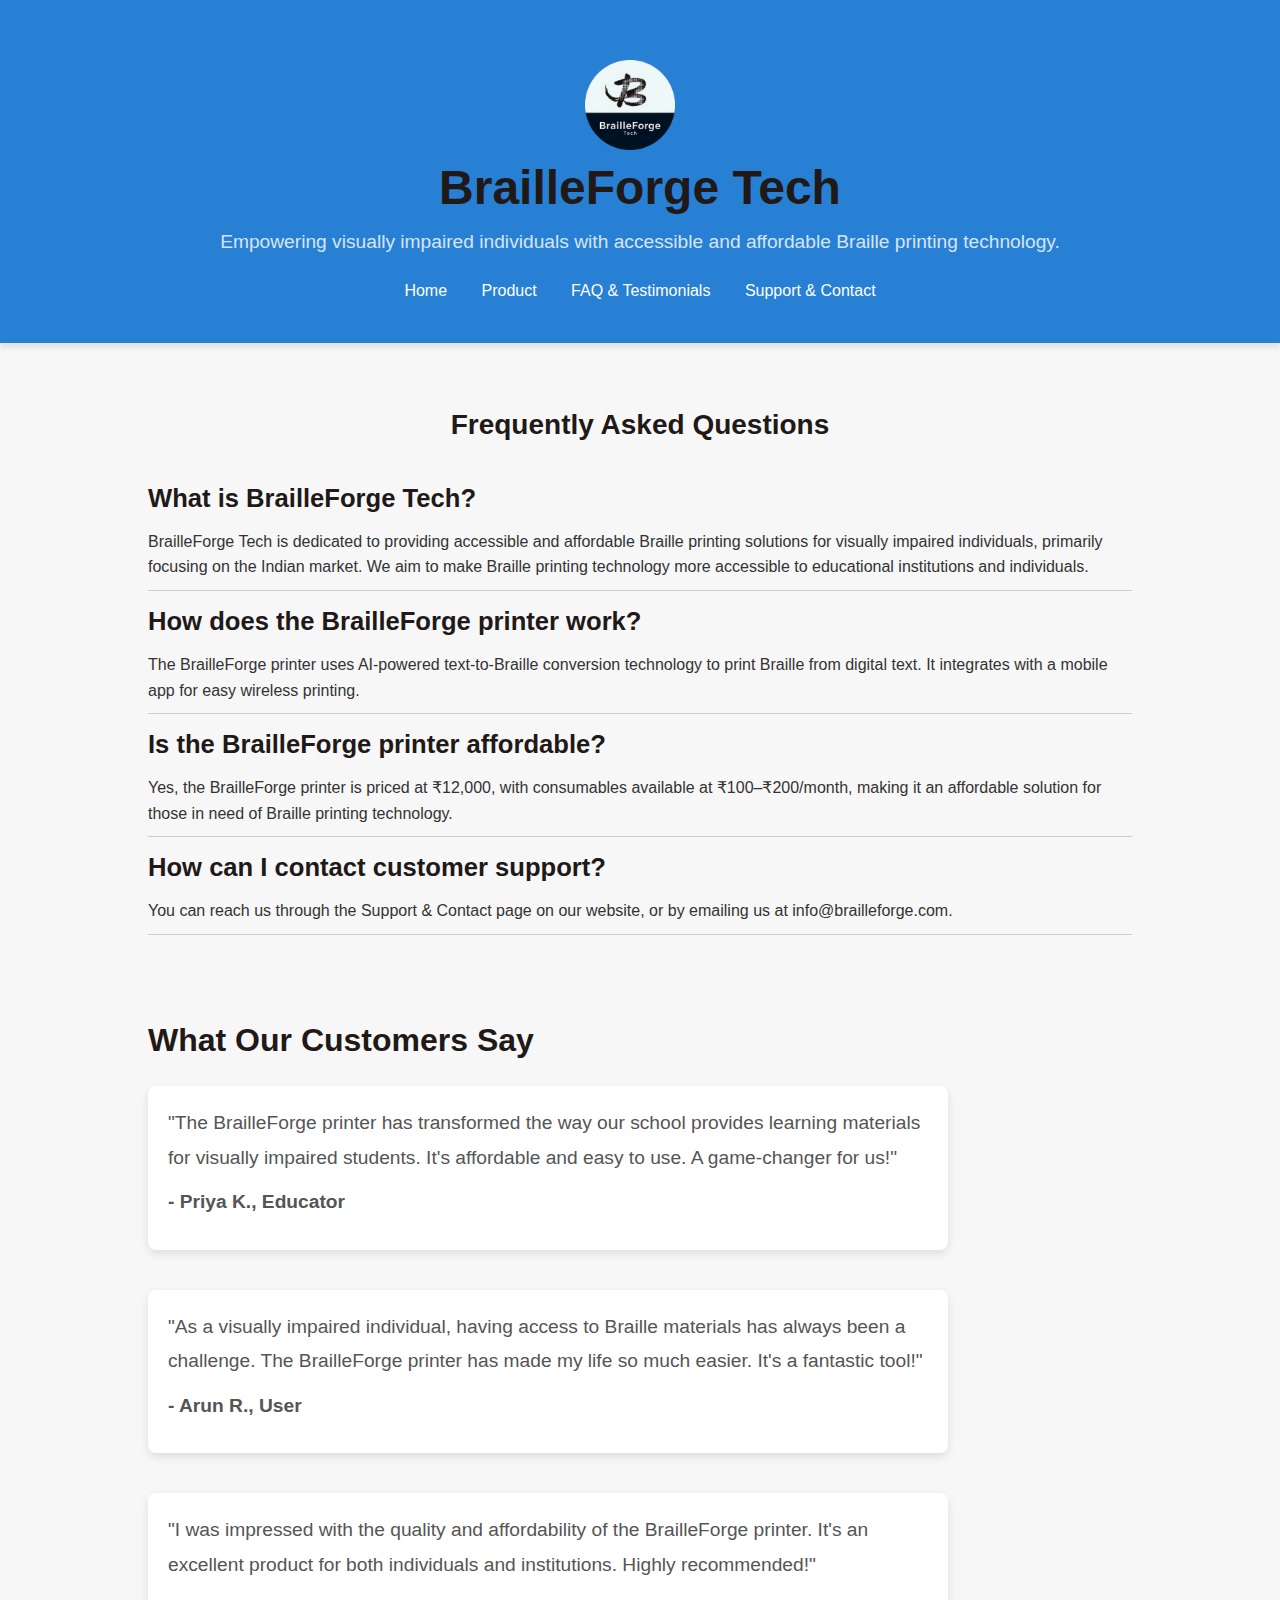
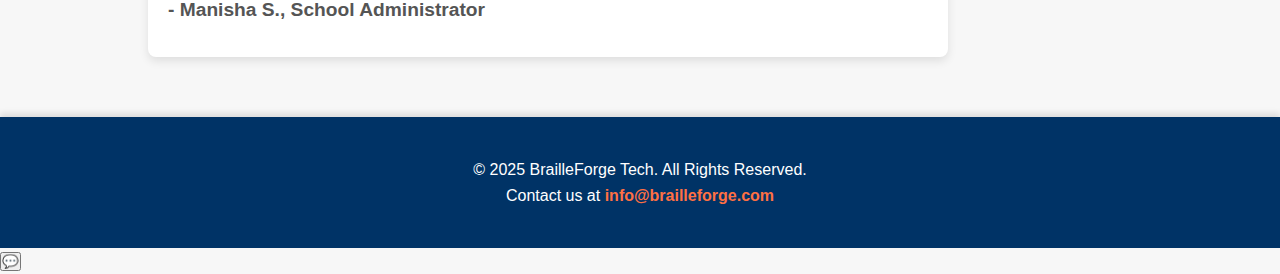
<file: faq-testimonials.html>
<!DOCTYPE html>
<html lang="en">
<head>
  <meta charset="UTF-8">
  <meta name="viewport" content="width=device-width, initial-scale=1.0">
  <meta name="description" content="BrailleForge Tech FAQ and Testimonials - Accessible Braille Printing Solutions for the Visually Impaired">
  <title>FAQ & Testimonials - BrailleForge Tech</title>
  <link rel="stylesheet" href="styles.css">
</head>

<body>
  <header>
    <div class="container">
      <img src="logo.png" alt="BrailleForge Tech Logo" class="logo">
      <h1>BrailleForge Tech</h1>
      <p>Empowering visually impaired individuals with accessible and affordable Braille printing technology.</p>
    </div>
    <nav class="navbar">
        <a href="index.html">Home</a>
        <a href="product.html">Product</a>
        <a href="faq-testimonials.html">FAQ & Testimonials</a>
        <a href="support-contact.html">Support & Contact</a>
    </nav>
  </header>

  <section class="faq">
    <div class="container">
      <h2>Frequently Asked Questions</h2>

      <div class="faq-item">
        <h3>What is BrailleForge Tech?</h3>
        <p>BrailleForge Tech is dedicated to providing accessible and affordable Braille printing solutions for visually impaired individuals, primarily focusing on the Indian market. We aim to make Braille printing technology more accessible to educational institutions and individuals.</p>
      </div>
      
      <div class="faq-item">
        <h3>How does the BrailleForge printer work?</h3>
        <p>The BrailleForge printer uses AI-powered text-to-Braille conversion technology to print Braille from digital text. It integrates with a mobile app for easy wireless printing.</p>
      </div>
      
      <div class="faq-item">
        <h3>Is the BrailleForge printer affordable?</h3>
        <p>Yes, the BrailleForge printer is priced at ₹12,000, with consumables available at ₹100–₹200/month, making it an affordable solution for those in need of Braille printing technology.</p>
      </div>
      
      <div class="faq-item">
        <h3>How can I contact customer support?</h3>
        <p>You can reach us through the <a href="support-contact.html">Support & Contact</a> page on our website, or by emailing us at <a href="mailto:info@brailleforge.com">info@brailleforge.com</a>.</p>
      </div>
    </div>
  </section>

  <section class="testimonials">
    <div class="container">
      <h2>What Our Customers Say</h2>

      <div class="testimonial-item">
        <p>"The BrailleForge printer has transformed the way our school provides learning materials for visually impaired students. It's affordable and easy to use. A game-changer for us!"</p>
        <p><strong>- Priya K., Educator</strong></p>
      </div>
      
      <div class="testimonial-item">
        <p>"As a visually impaired individual, having access to Braille materials has always been a challenge. The BrailleForge printer has made my life so much easier. It's a fantastic tool!"</p>
        <p><strong>- Arun R., User</strong></p>
      </div>

      <div class="testimonial-item">
        <p>"I was impressed with the quality and affordability of the BrailleForge printer. It's an excellent product for both individuals and institutions. Highly recommended!"</p>
        <p><strong>- Manisha S., School Administrator</strong></p>
      </div>
    </div>
  </section>

  <footer>
    <div class="container">
      <p>&copy; 2025 BrailleForge Tech. All Rights Reserved.</p>
      <p>Contact us at <a href="mailto:info@brailleforge.com">info@brailleforge.com</a></p>
    </div>
  </footer>

  <script src="scripts.js"></script>
</body>
</html>
</file>
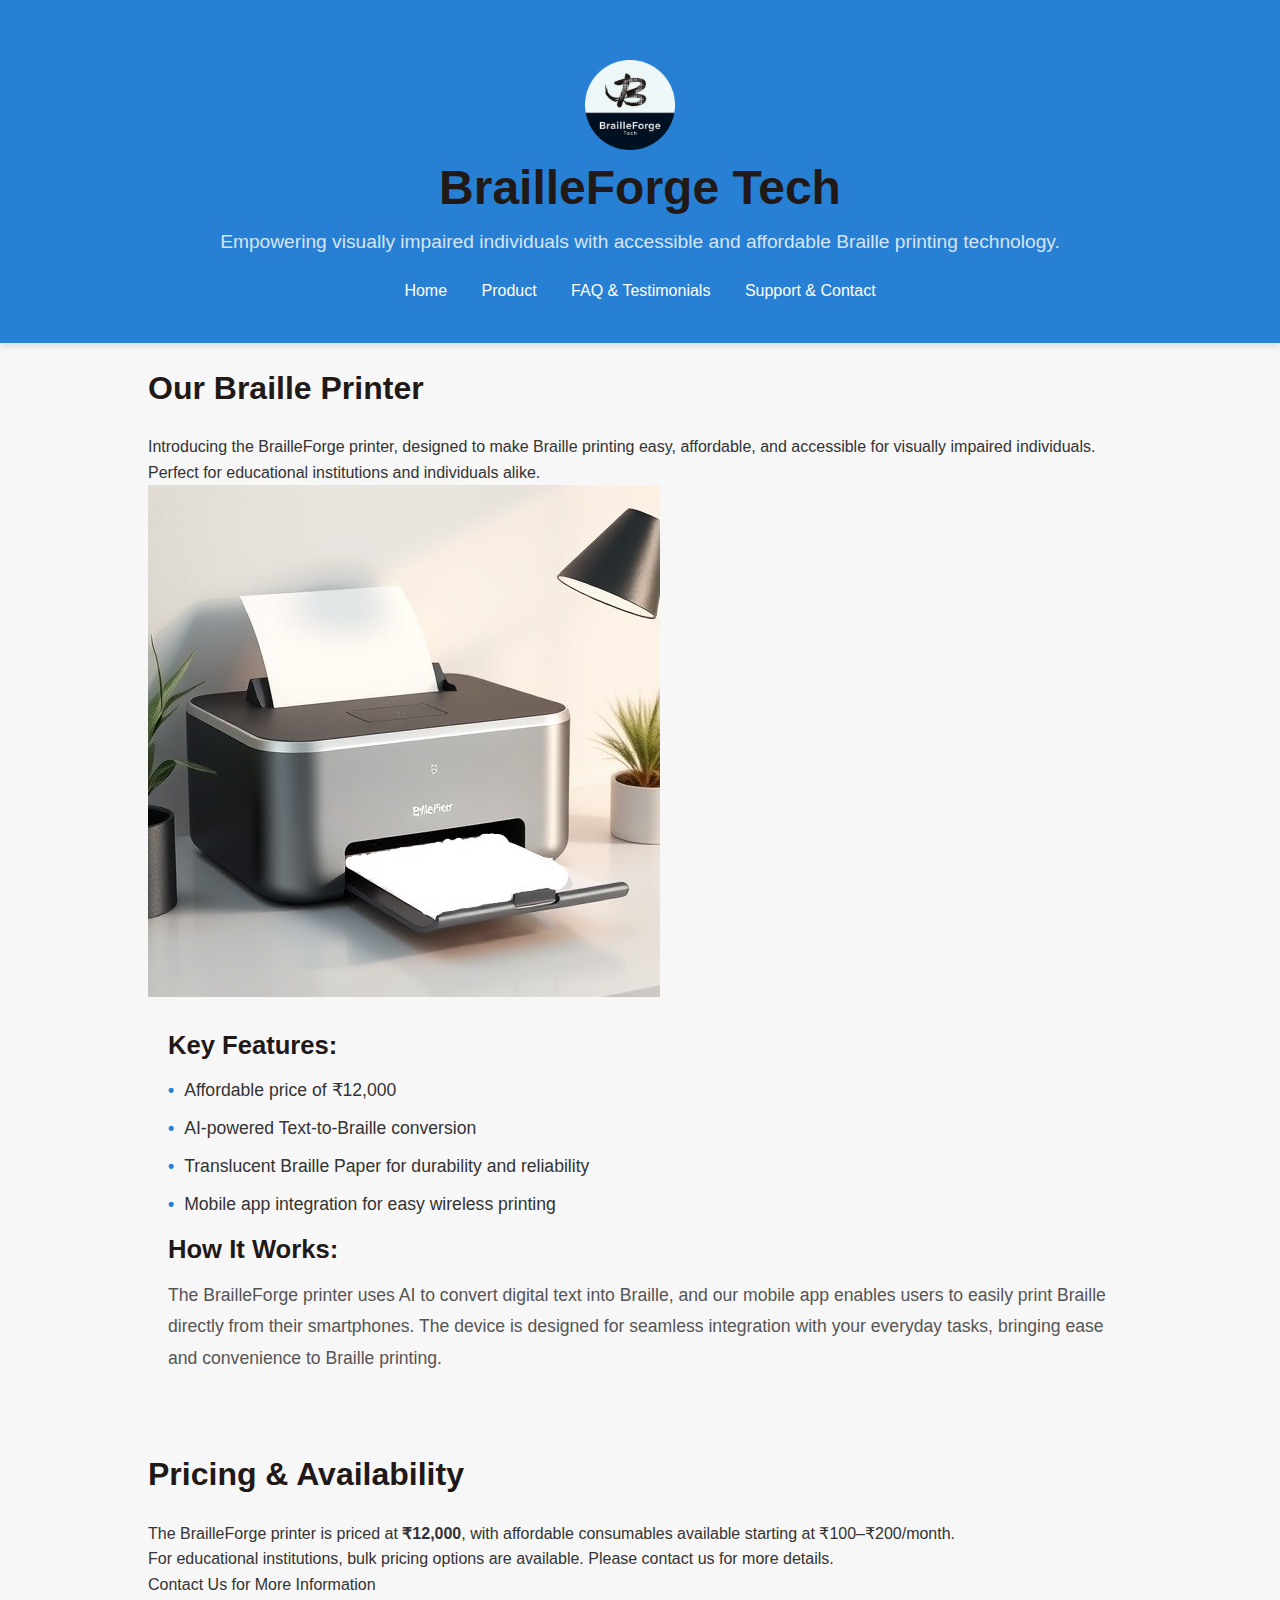
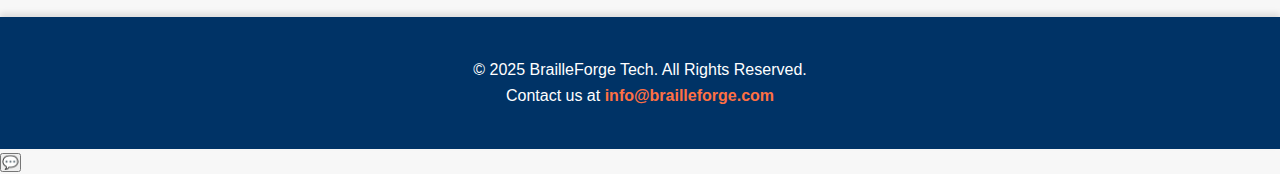
<file: product.html>
<!DOCTYPE html>
<html lang="en">
<head>
  <meta charset="UTF-8">
  <meta name="viewport" content="width=device-width, initial-scale=1.0">
  <meta name="description" content="BrailleForge Tech Product - Accessible Braille Printing Solutions for the Visually Impaired">
  <title>Product - BrailleForge Tech</title>
  <!-- <link rel="stylesheet" href="product.css"> -->
  <link rel="stylesheet" href="styles.css">

</head>

<body>
  <header>
    <div class="container">
      <img src="logo.png" alt="BrailleForge Tech Logo" class="logo">
      <h1>BrailleForge Tech</h1>
      <p>Empowering visually impaired individuals with accessible and affordable Braille printing technology.</p>
    </div>
    <!-- <nav class="icon-nav">
      <a href="index.html" title="Home">
        <img src="icons/home-icon.png" alt="Home"> Home
      </a>
      <a href="product.html" title="Products">
        <img src="icons/product-icon.png" alt="Products"> Product
      </a>
      <a href="faq-testimonials.html" title="FAQ & Testimonials">
        <img src="icons/faq-icon.png" alt="FAQ"> FAQ & Testimonials
      </a>
      <a href="support-contact.html" title="Support & Contact">
        <img src="icons/support-icon.png" alt="Support"> Support & Contact
      </a>
    </nav> -->
    <nav class="navbar">
      <a href="index.html">Home</a>
      <a href="product.html">Product</a>
      <a href="faq-testimonials.html">FAQ & Testimonials</a>
      <a href="support-contact.html">Support & Contact</a>
  </nav>
  </header>

  <section class="product">
    <div class="container">
      <h2>Our Braille Printer</h2>
      <p>Introducing the BrailleForge printer, designed to make Braille printing easy, affordable, and accessible for visually impaired individuals. Perfect for educational institutions and individuals alike.</p>
      
      <div class="product-images">
        <img src="braille-printer.jpeg" alt="Braille Printer">
      </div>

      <div class="product-details">
        <h3>Key Features:</h3>
        <ul>
          <li>Affordable price of ₹12,000</li>
          <li>AI-powered Text-to-Braille conversion</li>
          <li>Translucent Braille Paper for durability and reliability</li>
          <li>Mobile app integration for easy wireless printing</li>
        </ul>
        
        <h3>How It Works:</h3>
        <p>The BrailleForge printer uses AI to convert digital text into Braille, and our mobile app enables users to easily print Braille directly from their smartphones. The device is designed for seamless integration with your everyday tasks, bringing ease and convenience to Braille printing.</p>
      </div>
    </div>
  </section>

  <section class="pricing">
    <div class="container">
      <h2>Pricing & Availability</h2>
      <p>The BrailleForge printer is priced at <strong>₹12,000</strong>, with affordable consumables available starting at ₹100–₹200/month.</p>
      <p>For educational institutions, bulk pricing options are available. Please contact us for more details.</p>
      <a href="support-contact.html" class="cta-button">Contact Us for More Information</a>
    </div>
  </section>

  <footer>
    <div class="container">
      <p>&copy; 2025 BrailleForge Tech. All Rights Reserved.</p>
      <p>Contact us at <a href="mailto:info@brailleforge.com">info@brailleforge.com</a></p>
    </div>
  </footer>

  <script src="scripts.js"></script>
</body>
</html>
</file>
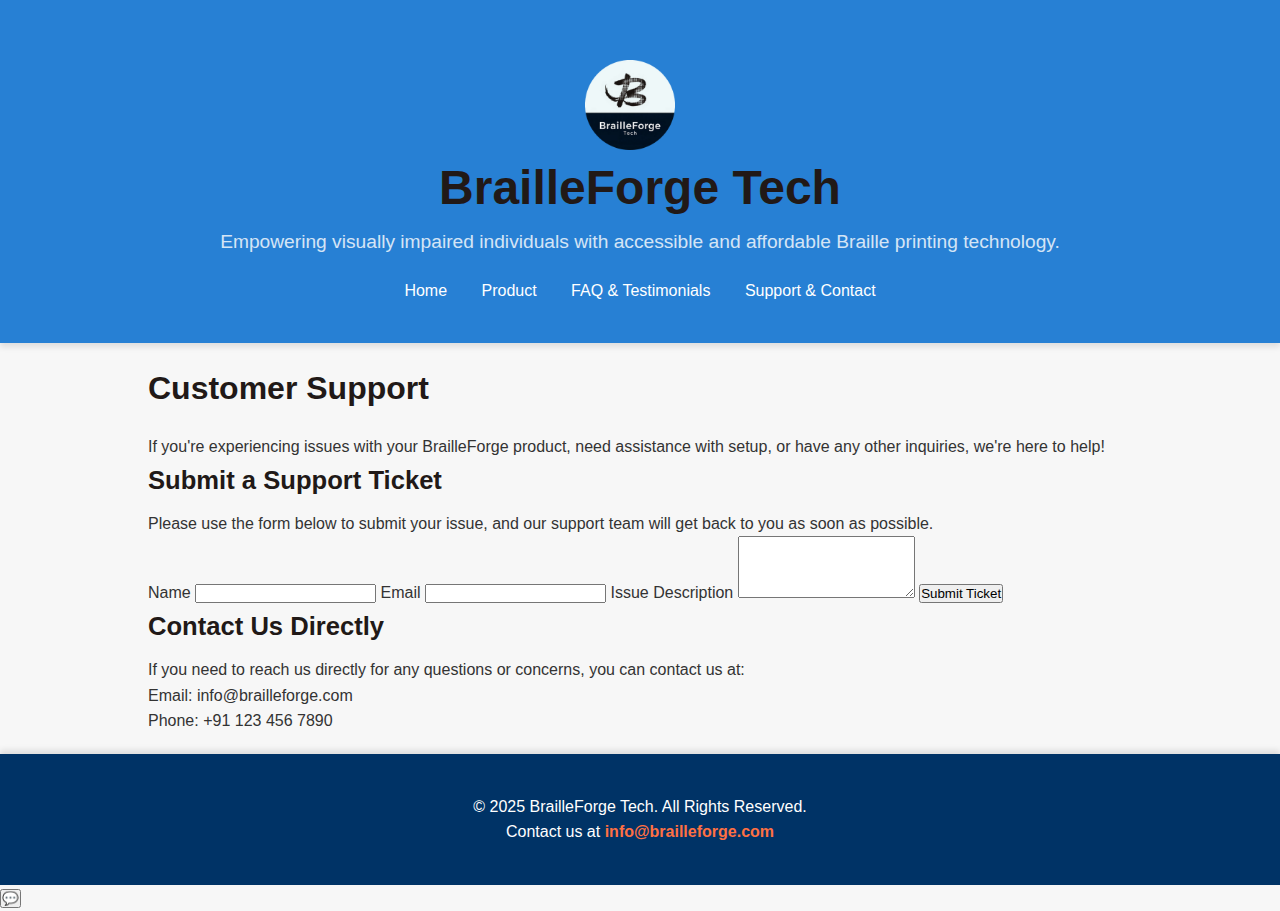
<file: support-contact.html>
<!DOCTYPE html>
<html lang="en">
<head>
  <meta charset="UTF-8">
  <meta name="viewport" content="width=device-width, initial-scale=1.0">
  <meta name="description" content="BrailleForge Tech Support and Contact - Accessible Braille Printing Solutions for the Visually Impaired">
  <title>Support & Contact - BrailleForge Tech</title>
  <!-- <link rel="stylesheet" href="support-contact.css"> -->
  <link rel="stylesheet" href="styles.css">

</head>

<body>
  <header>
    <div class="container">
      <img src="logo.png" alt="BrailleForge Tech Logo" class="logo">
      <h1>BrailleForge Tech</h1>
      <p>Empowering visually impaired individuals with accessible and affordable Braille printing technology.</p>
    </div>
    <!-- <nav class="icon-nav">
      <a href="index.html" title="Home">
        <img src="icons/home-icon.png" alt="Home"> Home
      </a>
      <a href="product.html" title="Products">
        <img src="icons/product-icon.png" alt="Products"> Product
      </a>
      <a href="faq-testimonials.html" title="FAQ & Testimonials">
        <img src="icons/faq-icon.png" alt="FAQ"> FAQ & Testimonials
      </a>
      <a href="support-contact.html" title="Support & Contact">
        <img src="icons/support-icon.png" alt="Support"> Support & Contact
      </a>
    </nav> -->
    <nav class="navbar">
      <a href="index.html">Home</a>
      <a href="product.html">Product</a>
      <a href="faq-testimonials.html">FAQ & Testimonials</a>
      <a href="support-contact.html">Support & Contact</a>
  </nav>
  </header>

  <section class="support">
    <div class="container">
      <h2>Customer Support</h2>
      <p>If you're experiencing issues with your BrailleForge product, need assistance with setup, or have any other inquiries, we're here to help!</p>
      
      <h3>Submit a Support Ticket</h3>
      <p>Please use the form below to submit your issue, and our support team will get back to you as soon as possible.</p>
      
      <form action="#" method="POST" id="support-form">
        <label for="name">Name</label>
        <input type="text" id="name" name="name" required>

        <label for="email">Email</label>
        <input type="email" id="email" name="email" required>

        <label for="issue">Issue Description</label>
        <textarea id="issue" name="issue" rows="4" required></textarea>

        <button type="submit" class="cta-button">Submit Ticket</button>
      </form>

      <h3>Contact Us Directly</h3>
      <p>If you need to reach us directly for any questions or concerns, you can contact us at:</p>
      <p>Email: <a href="mailto:info@brailleforge.com">info@brailleforge.com</a></p>
      <p>Phone: +91 123 456 7890</p>
    </div>
  </section>

  <footer>
    <div class="container">
      <p>&copy; 2025 BrailleForge Tech. All Rights Reserved.</p>
      <p>Contact us at <a href="mailto:info@brailleforge.com">info@brailleforge.com</a></p>
    </div>
  </footer>

  <script src="scripts.js"></script>
</body>
</html>
</file>
<file: styles.css>
/* General Styles */
* {
  margin: 0;
  padding: 0;
  box-sizing: border-box;
}

body {
  font-family: 'Roboto', sans-serif;
  line-height: 1.6;
  background-color: #f7f7f7;
  color: #333;
}

a {
  text-decoration: none;
  color: inherit;
}

h1, h2, h3 {
  font-family: 'Roboto', sans-serif;
  color: #211917;
}

h1 {
  font-size: 2.5rem;
}

h2 {
  font-size: 2rem;
  margin-bottom: 20px;
}

h3 {
  font-size: 1.6rem;
  margin-bottom: 10px;
}

/* Container */
.container {
  width: 80%;
  margin: 0 auto;
  padding: 20px;
}

/* Header */
header {
  background-color: #2780d4;
  color: #ffffff;
  padding: 40px 0;
  text-align: center;
  box-shadow: 0 4px 6px rgba(0, 0, 0, 0.1);
}

header h1 {
  font-size: 3rem;
  font-weight: 600;
}

header p {
  font-size: 1.2rem;
  opacity: 0.8;
}

/* Hero Section */
.hero-section {
  height: 100vh;
  display: flex;
  align-items: center;
  justify-content: center;
  text-align: center;
  background: linear-gradient(to right, #2780d4, #00b894);
  color: white;
  padding: 20px;
}

.hero-section h1 {
  font-size: 3.5rem;
  margin-bottom: 20px;
}

.hero-section p {
  font-size: 1.5rem;
  margin-bottom: 20px;
}

.hero-section button {
  padding: 10px 20px;
  font-size: 1.2rem;
  color: white;
  background-color: #ff7043;
  border: none;
  border-radius: 5px;
  cursor: pointer;
  transition: background-color 0.3s ease;
}

.hero-section button:hover {
  background-color: #ff5722;
}

/* About Section */
.about {
  padding: 80px 0;
  background-color: #ffffff;
  text-align: center;
}

.about h2 {
  font-size: 2.5rem;
  margin-bottom: 20px;
  color: #003366;
}

.about p {
  font-size: 1.2rem;
  line-height: 1.8;
  max-width: 800px;
  margin: 0 auto 20px;
  color: #555;
}

.about-images {
  display: flex;
  justify-content: space-between;
  margin-top: 40px;
}

.about-images img {
  width: 48%;
  height: auto;
  border-radius: 8px;
  box-shadow: 0 4px 10px rgba(0, 0, 0, 0.1);
  transition: transform 0.3s ease;
}

.about-images img:hover {
  transform: scale(1.05);
}

/* Features Section */
.features, .features-section {
  padding: 80px 0;
  background-color: #f4f4f4;
  text-align: center;
}

.features h2, .features-section h2 {
  font-size: 2.5rem;
  margin-bottom: 20px;
  color: #003366;
}

.features ul, .features-list {
  list-style: none;
  padding: 0;
  margin-top: 20px;
  display: flex;
  flex-wrap: wrap;
  justify-content: center;
}

.features li, .feature-item {
  font-size: 1.2rem;
  margin-bottom: 20px;
  color: #555;
  padding: 20px;
  background-color: #ffffff;
  border-radius: 8px;
  box-shadow: 0 4px 10px rgba(0, 0, 0, 0.1);
}

.features li::before {
  content: "✓";
  color: #00b894;
  margin-right: 10px;
}

/* Product Section */
.product-section {
  display: flex;
  flex-wrap: wrap;
  margin-top: 40px;
}

.product-image {
  flex: 1 1 40%;
  padding: 10px;
  text-align: center;
}

.product-image img {
  width: 100%;
  max-width: 400px;
  height: auto;
  border-radius: 10px;
  box-shadow: 0 4px 10px rgba(0, 0, 0, 0.1);
}

.product-details {
  flex: 1 1 60%;
  padding: 20px;
}

.product-details h2 {
  font-size: 2rem;
  margin-bottom: 10px;
}

.product-details p {
  font-size: 1.1rem;
  margin-bottom: 15px;
  color: #555;
  line-height: 1.8;
}

.product-details ul {
  list-style: none;
  padding: 0;
  margin: 10px 0;
}

.product-details li {
  font-size: 1.1rem;
  margin-bottom: 10px;
  color: #333;
}

.product-details li::before {
  content: "•";
  color: #2780d4;
  margin-right: 10px;
  font-weight: bold;
}

/* FAQ Section */
/* .faq-section {
  padding: 80px 0;
  background-color: #ffffff;
  text-align: left;
}

.faq-section h2 {
  color: #003366;
  text-align: center;
}

.faq-item {
  margin-bottom: 20px;
  border-bottom: 1px solid #ddd;
  padding-bottom: 10px;
}

.faq-item h3 {
  cursor: pointer;
  display: flex;
  justify-content: space-between;
  align-items: center;
  font-weight: bold;
  color: #2780d4;
}

.faq-item p {
  display: none;
  font-size: 1.1rem;
  margin-top: 10px;
  color: #555;
}

.faq-item.active p {
  display: block;
}

.faq-item.active h3 {
  color: #ff7043;
}
/* General FAQ Styles */
.faq {
  margin: 40px 0;
  font-family: 'Arial', sans-serif;
}

.faq h2 {
  font-size: 28px;
  text-align: center;
  margin-bottom: 20px;
}

.faq-item {
  border-bottom: 1px solid #ccc;
  padding: 10px 0;
}

.faq-question {
  font-size: 18px;
  font-weight: bold;
  margin: 0;
  cursor: pointer;
  color: #0066cc;
}

.faq-answer {
  display: none; /* Hidden by default */
  margin-top: 10px;
  font-size: 16px;
  line-height: 1.6;
}

.faq-question:hover {
  text-decoration: underline;
} */

/* Testimonials Section */
.testimonials-section {
  padding: 80px 0;
  background-color: #f4f4f4;
  text-align: center;
}

.testimonials-section h2 {
  color: #003366;
}

.testimonial-item {
  margin-bottom: 40px;
  max-width: 800px;
  padding: 20px;
  background-color: #ffffff;
  border-radius: 8px;
  box-shadow: 0 4px 10px rgba(0, 0, 0, 0.1);
}

.testimonial-item p {
  font-size: 1.2rem;
  line-height: 1.8;
  color: #555;
  margin-bottom: 10px;
}

.testimonial-item h3 {
  font-size: 1.1rem;
  color: #2780d4;
  font-weight: bold;
}

/* Footer */
footer {
  background-color: #003366;
  color: white;
  padding: 20px 0;
  text-align: center;
  box-shadow: 0 -4px 6px rgba(0, 0, 0, 0.1);
}

footer p {
  font-size: 1rem;
}

footer a {
  color: #ff7043;
  font-weight: bold;
}

footer a:hover {
  color: #ff5722;
}

/* Back to Top Button */
.back-to-top {
  position: fixed;
  bottom: 20px;
  right: 20px;
  background-color: #ff7043;
  color: white;
  font-size: 1.5rem;
  padding: 15px 20px;
  border: none;
  border-radius: 50%;
  cursor: pointer;
  display: none;
  box-shadow: 0 4px 6px rgba(0, 0, 0, 0.1);
}

.back-to-top:hover {
  background-color: #ff5722;
}

/* Sticky Navigation */
nav.sticky {
  position: fixed;
  top: 0;
  width: 100%;
  z-index: 1000;
  box-shadow: 0 4px 2px -2px gray;
  background-color: #2780d4;
  padding: 10px 0;
}

/* Responsive Design */
@media screen and (max-width: 768px) {
  .container {
      width: 90%;
  }

  .about-images {
      flex-direction: column;
      align-items: center;
  }

  .about-images img {
      width: 80%;
      margin-bottom: 20px;
  }

  .features ul {
      display: inline-block;
    width: 45%;               /* Adjust width as needed */
    margin: 10px 2%;          /* Adds spacing around each container */
    padding: 15px;
    background-color: white;
    box-shadow: 0 4px 10px rgba(0, 0, 0, 0.1);
    border-radius: 8px;
    text-align: center;
  }

  .features li {
    display: inline-block;
    width: 45%;               /* Adjust width as needed */
    margin: 10px 2%;          /* Adds spacing around each container */
    padding: 15px;
    background-color: white;
    box-shadow: 0 4px 10px rgba(0, 0, 0, 0.1);
    border-radius: 8px;
    text-align: center;
    font-size: 1.1em;
  }

  header h1, h2 {
      font-size: 2.5rem;
  }

  header p {
      font-size: 1.1rem;
  }
}

@media screen and (max-width: 480px) {
  header h1, h2 {
      font-size: 2rem;
  }

  .about h2 {
      font-size: 2rem;
  }

  .features li {
      font-size: 1.1rem;
  }

  .about p,
  .features ul {
      width: 100%;
  }
}
/* Icon Styling */
/* .icon-nav {
  width: 24px;          /* Desired icon width */
  height: 24px;         /* Desired icon height */
  display: inline-block;
  vertical-align: middle;
  margin: 0 5px;        /* Optional spacing around icons */
}

.icon-nav img, .icon-nav svg {
  width: 100%;
  height: 100%;
  object-fit: contain;  /* Ensures the icon maintains its aspect ratio */
} */
/* Styling for nav icons */
/* .navbar .icon-nav {
  width: 20px;           /* Set a fixed width for icons */
  height: 20px;          /* Set a fixed height for icons */
  display: inline-block; /* Ensures icons stay inline with text */
  vertical-align: middle; /* Aligns icons with the text */
  margin-right: 8px;     /* Adds spacing between icon and text */
} */

.navbar a {
  display: flex;
  align-items: center;   /* Aligns icon and text vertically */
  text-decoration: none;
  padding: 10px 15px;
} */
/* Center the navbar and limit its width */
.navbar {
  width: 80%;                /* Adjust width as needed */
  margin: 0 auto;            /* Center the navbar horizontally */
  padding: 10px 0;
  text-align: center;        /* Center the text */
}

/* Add spacing between the links */
.navbar a {
  margin: 0 15px;            /* Horizontal spacing between links */
  text-decoration: none;
  color: #ffffff;
  font-size: 16px;           /* Adjust font size */
}
.interactive-demo-container {
  width: 80%;               /* Increases the width of the container */
  margin: 0 auto;           /* Centers the container */
  padding: 20px;            /* Adds padding inside the container */
  text-align: center;       /* Centers the content */
}

.interactive-demo-container {
  width: 100%;              /* Ensures the video fits the container */
  max-width: 800px;         /* Limits the video width */
  height: auto;             /* Maintains aspect ratio */
  border-radius: 8px;       /* Adds rounded corners */
  box-shadow: 0 4px 12px rgba(0, 0, 0, 0.1); /* Adds a subtle shadow */
}
/* Logo styling */
.logo {
  width: 90px; /* Adjust the size as needed */
  height: auto;
  margin-right: 20px;
  vertical-align: middle;
}
</file>
